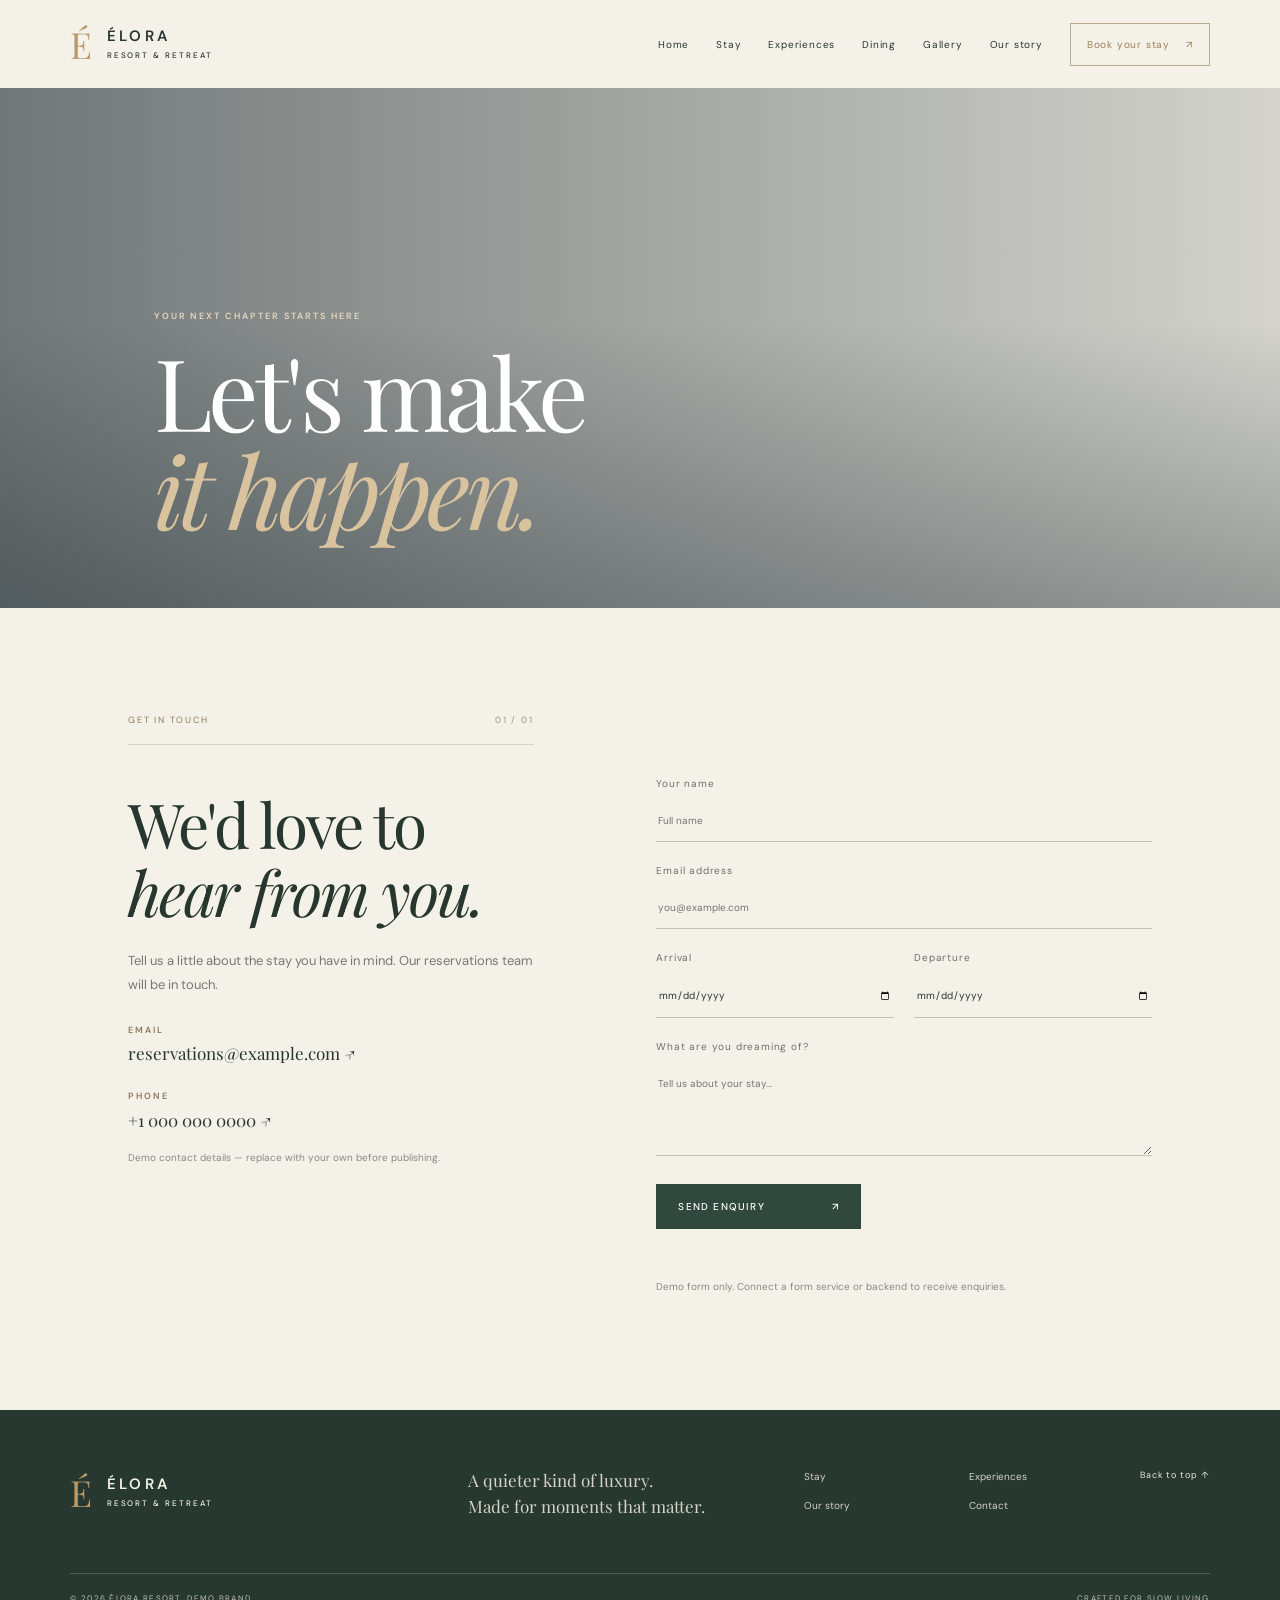
<file: contact.html>
<!doctype html>
<html lang="en">
<head>
  <meta charset="utf-8"><meta name="viewport" content="width=device-width, initial-scale=1">
  <meta name="description" content="Élora Resort — a quiet sanctuary shaped by nature, thoughtful design and slow living.">
  <meta name="theme-color" content="#f4f1e9"><title>Contact & Reservations — Élora Resort</title>
  <link rel="preconnect" href="https://fonts.googleapis.com"><link rel="preconnect" href="https://fonts.gstatic.com" crossorigin>
  <link href="https://fonts.googleapis.com/css2?family=DM+Sans:wght@400;500;600;700&family=Playfair+Display:ital,wght@0,400;0,500;0,600;1,400;1,500&display=swap" rel="stylesheet">
  <link rel="stylesheet" href="assets/style.css"><script defer src="assets/script.js"></script>
</head>
<body id="top" data-current-page="contact">
<header class="site-header">
  <a class="brand" href="index.html" aria-label="Élora Resort home"><span class="brand-mark">É</span><span class="brand-name">ÉLORA<small>RESORT & RETREAT</small></span></a>
  <button class="menu-toggle" type="button" aria-label="Open navigation" aria-expanded="false"><span></span><span></span></button>
  <nav class="main-nav" aria-label="Main navigation">
    <a href="index.html" data-page="home">Home</a><a href="rooms.html" data-page="stay">Stay</a><a href="experiences.html" data-page="experiences">Experiences</a><a href="dining.html" data-page="dining">Dining</a><a href="gallery.html" data-page="gallery">Gallery</a><a href="about.html" data-page="story">Our story</a><a class="nav-book" href="contact.html" data-page="contact">Book your stay <span>↗</span></a>
  </nav>
</header>
<main>
<section class="page-hero page-hero-contact"><div class="page-hero-overlay"></div><div class="page-hero-content"><p class="eyebrow light">YOUR NEXT CHAPTER STARTS HERE</p><h1>Let's make<br><em>it happen.</em></h1></div></section>
<section class="section-pad contact-layout"><div><div class="section-kicker">GET IN TOUCH <span>01 / 01</span></div><h2>We'd love to<br><em>hear from you.</em></h2><p class="muted">Tell us a little about the stay you have in mind. Our reservations team will be in touch.</p><div class="contact-detail"><span class="eyebrow">EMAIL</span><a href="mailto:reservations@example.com">reservations@example.com ↗</a></div><div class="contact-detail"><span class="eyebrow">PHONE</span><a href="tel:+10000000000">+1 000 000 0000 ↗</a></div><p class="tiny-note">Demo contact details — replace with your own before publishing.</p></div><form class="contact-form" id="contactForm"><label>Your name<input name="name" required placeholder="Full name"></label><label>Email address<input name="email" type="email" required placeholder="you@example.com"></label><div class="form-two"><label>Arrival<input name="arrival" type="date"></label><label>Departure<input name="departure" type="date"></label></div><label>What are you dreaming of?<textarea name="message" rows="4" placeholder="Tell us about your stay..."></textarea></label><button class="button button-dark" type="submit">Send enquiry <span>↗</span></button><p class="form-message" aria-live="polite"></p><p class="tiny-note">Demo form only. Connect a form service or backend to receive enquiries.</p></form></section>
</main>
<footer class="site-footer"><div class="footer-top"><a class="brand brand-footer" href="index.html"><span class="brand-mark">É</span><span class="brand-name">ÉLORA<small>RESORT & RETREAT</small></span></a><p class="footer-note">A quieter kind of luxury.<br>Made for moments that matter.</p><div class="footer-links"><a href="rooms.html">Stay</a><a href="experiences.html">Experiences</a><a href="about.html">Our story</a><a href="contact.html">Contact</a></div><a class="footer-social" href="#top">Back to top ↑</a></div><div class="footer-bottom"><span>© 2026 ÉLORA RESORT. DEMO BRAND.</span><span>CRAFTED FOR SLOW LIVING</span></div></footer>
</body></html>
</file>
<file: assets/style.css>
*{box-sizing:border-box}html{scroll-behavior:smooth}body{margin:0;background:#f4f1e9;color:#27362e;font:14px/1.7 "DM Sans",Arial,sans-serif}a{color:inherit;text-decoration:none}img{display:block;max-width:100%}:root{--ink:#27362e;--forest:#31483c;--ivory:#f4f1e9;--paper:#eae5db;--gold:#b99b6a;--muted:#777970;--serif:"Playfair Display",Georgia,serif}.site-header{height:88px;padding:0 5.5%;display:flex;align-items:center;justify-content:space-between;background:var(--ivory);position:relative;z-index:20}.brand{display:flex;align-items:center;gap:11px;font-size:15px;letter-spacing:.22em;font-weight:600;line-height:1.1}.brand-name small{display:block;font-size:8px;letter-spacing:.24em;font-weight:500;margin-top:6px}.brand-mark{font:400 36px var(--serif);color:var(--gold)}.main-nav{display:flex;align-items:center;gap:27px;font-size:10px;letter-spacing:.08em}.main-nav>a:hover,.main-nav>a.active{color:#9b8054}.nav-book{border:1px solid #b8aa91;padding:12px 16px}.nav-book span,.button span,.text-link span{margin-left:12px}.menu-toggle{display:none}.hero{height:min(760px,calc(100vh - 88px));min-height:590px;position:relative;color:white;display:flex;align-items:center;overflow:hidden}.hero-image,.hero-shade{position:absolute;inset:0}.hero-image{background:url("https://images.unsplash.com/photo-1571896349842-33c89424de2d?auto=format&fit=crop&w=2200&q=90") center 54%/cover}.hero-shade{background:linear-gradient(90deg,rgba(13,27,22,.62),rgba(13,27,22,.1) 72%),linear-gradient(0deg,rgba(13,27,22,.3),transparent 28%)}.hero-content{position:relative;margin-left:12%;max-width:560px;padding-bottom:30px}.eyebrow{font-size:9px;letter-spacing:.22em;color:#8c795b;font-weight:600}.eyebrow.light{color:#e4d7bf}.hero h1,.page-hero h1{font:400 clamp(65px,9vw,120px)/.98 var(--serif);letter-spacing:-.045em;margin:24px 0}.hero h1 em,.page-hero h1 em{color:#d9c39e}.hero-copy{max-width:340px;color:#eee9df;font-size:14px;margin:25px 0 32px}.button{display:inline-flex;align-items:center;justify-content:space-between;padding:16px 22px;min-width:205px;font:500 10px "DM Sans",sans-serif;letter-spacing:.12em;text-transform:uppercase;border:0;cursor:pointer}.button-light{background:var(--ivory);color:var(--ink)}.button-dark{background:var(--forest);color:white}.hero-foot{position:absolute;bottom:27px;left:5.5%;right:5.5%;display:flex;justify-content:space-between;font-size:8px;letter-spacing:.16em;color:#e2ddcf}.scroll-cue{position:absolute;right:5.5%;bottom:100px;writing-mode:vertical-rl;font-size:8px;letter-spacing:.18em;color:#e2ddcf}.section-pad{padding:105px 10%}.section-kicker{display:flex;justify-content:space-between;font-size:9px;letter-spacing:.2em;color:#8d795a;border-bottom:1px solid #d9d2c5;padding-bottom:16px}.section-kicker span{color:#99958a}.intro-grid{display:grid;grid-template-columns:1.1fr .9fr;gap:10%;align-items:start;padding-top:55px}.intro h2,.section-pad h2,.feature-panel h2,.closing-cta h2{font:400 clamp(38px,5vw,66px)/1.12 var(--serif);letter-spacing:-.035em;margin:0}.intro-grid>div{padding-top:5px}.lead{font:400 21px/1.5 var(--serif);color:var(--forest);margin:0 0 18px}.muted{color:var(--muted);font-size:13px;line-height:1.9}.text-link{display:inline-block;margin-top:17px;padding-bottom:7px;border-bottom:1px solid var(--gold);font-size:10px;letter-spacing:.1em;text-transform:uppercase}.feature{display:grid;grid-template-columns:1.1fr .9fr;min-height:590px;background:var(--paper)}.feature-photo{background:url("https://images.unsplash.com/photo-1600607687939-ce8a6c25118c?auto=format&fit=crop&w=1400&q=90") center/cover}.feature-panel{padding:100px 14%;align-self:center}.feature-panel h2{margin:20px 0}.feature-panel>p:not(.eyebrow){color:var(--muted);line-height:1.9}.experience-strip{padding-top:100px;padding-bottom:110px}.strip-head{display:flex;justify-content:space-between;align-items:end;padding:48px 0 38px}.strip-head h2{font:400 clamp(38px,5vw,64px)/1.1 var(--serif);margin:0}.strip-head .muted{max-width:260px}.three-cards{display:grid;grid-template-columns:repeat(3,1fr);gap:18px}.image-card{position:relative;min-height:390px;color:white;overflow:hidden}.image-card:after{content:"";position:absolute;inset:35% 0 0;background:linear-gradient(transparent,rgba(15,28,22,.68))}.image-card img{width:100%;height:390px;object-fit:cover;transition:transform .7s}.image-card:hover img{transform:scale(1.04)}.image-card span,.image-card strong{position:absolute;z-index:1;left:23px}.image-card span{bottom:67px;font-size:8px;letter-spacing:.17em}.image-card strong{bottom:28px;font:400 23px var(--serif)}.quote-band{background:var(--forest);color:white;text-align:center;padding:105px 20px}.quote-band blockquote{font:400 clamp(34px,5vw,62px)/1.2 var(--serif);margin:25px 0 34px}.quote-band blockquote em{color:#d6c29f}.quote-band>span{font-size:8px;letter-spacing:.2em;color:#d0c8b8}.closing-cta{text-align:center;padding-top:100px;padding-bottom:115px}.closing-cta h2{margin:18px 0 32px}.site-footer{background:#26382f;color:#eee9df;padding:58px 5.5% 20px}.footer-top{display:grid;grid-template-columns:1.2fr 1fr 1fr auto;gap:30px;align-items:start;padding-bottom:54px}.brand-footer{color:#f4f1e9}.footer-note{font:400 17px/1.5 var(--serif);margin:0;color:#d7d2c7}.footer-links{display:grid;grid-template-columns:1fr 1fr;gap:12px 25px;font-size:10px;color:#d7d2c7}.footer-social{font-size:9px;letter-spacing:.1em}.footer-bottom{border-top:1px solid #ffffff2e;padding-top:18px;display:flex;justify-content:space-between;font-size:8px;letter-spacing:.16em;color:#c0c1b8}.page-hero{height:520px;position:relative;display:flex;align-items:end;color:white;background-size:cover;background-position:center}.page-hero-overlay{position:absolute;inset:0;background:linear-gradient(90deg,#111f2594,#111f2524),linear-gradient(0deg,#111f2552,transparent 55%)}.page-hero-content{position:relative;padding:0 0 70px 12%}.page-hero h1{font-size:clamp(60px,8vw,100px);margin:18px 0 0}.page-hero-rooms{background-image:url("https://images.unsplash.com/photo-1600607687939-ce8a6c25118c?auto=format&fit=crop&w=2200&q=85")}.page-hero-experience{background-image:url("https://images.unsplash.com/photo-1470770841072-f978cf4d019e?auto=format&fit=crop&w=2200&q=85")}.page-hero-dining{background-image:url("https://images.unsplash.com/photo-1414235077428-338989a2e8c0?auto=format&fit=crop&w=2200&q=85")}.page-hero-gallery{background-image:url("https://images.unsplash.com/photo-1571896349842-33c89424de2d?auto=format&fit=crop&w=2200&q=85")}.page-hero-about{background-image:url("https://images.unsplash.com/photo-1445019980597-93fa8acb246c?auto=format&fit=crop&w=2200&q=85")}.page-hero-contact{background-image:url("https://images.unsplash.com/photo-1518837695005-2083093ee35b?auto=format&fit=crop&w=2200&q=85")}.room-list{margin-top:65px}.room-row{display:grid;grid-template-columns:1.05fr .95fr;gap:8%;align-items:center;padding:36px 0;border-top:1px solid #d9d2c5}.room-row:last-child{border-bottom:1px solid #d9d2c5}.room-row img{width:100%;height:390px;object-fit:cover}.room-row h2,.dining-feature h2{font:400 clamp(34px,4vw,52px)/1.15 var(--serif);margin:15px 0}.room-row ul{display:flex;flex-wrap:wrap;gap:10px 22px;padding:0;margin:22px 0;list-style:none;color:#6e756c;font-size:11px}.room-row li:before{content:"✳";color:var(--gold);margin-right:8px}.experience-grid{display:grid;grid-template-columns:repeat(2,1fr);gap:55px 24px;margin-top:68px}.experience-grid img{width:100%;height:330px;object-fit:cover;margin-bottom:25px}.experience-grid h3,.values-grid h3{font:400 29px var(--serif);margin:6px 0}.dining-feature{display:grid;grid-template-columns:1.15fr .85fr;gap:9%;align-items:center;margin-top:65px}.dining-feature img{width:100%;height:470px;object-fit:cover}.dining-feature>div{padding-right:6%}.gallery-grid{display:grid;grid-template-columns:repeat(3,1fr);gap:14px}.gallery-grid img{height:310px;width:100%;object-fit:cover;cursor:zoom-in;transition:opacity .2s}.gallery-grid img:hover{opacity:.83}.tiny-note{font-size:10px;color:#898a82;margin-top:18px}.lightbox{display:none;position:fixed;inset:0;background:#101814f2;z-index:100;align-items:center;justify-content:center;padding:5vw}.lightbox.is-open{display:flex}.lightbox img{max-width:90vw;max-height:85vh;object-fit:contain}.lightbox-close{position:absolute;right:28px;top:16px;color:white;background:none;border:0;font-size:40px;cursor:pointer}.about-image{margin-top:70px}.about-image img{width:100%;height:510px;object-fit:cover}.values-grid{display:grid;grid-template-columns:repeat(3,1fr);gap:45px;margin-top:80px;padding-top:45px;border-top:1px solid #d9d2c5}.contact-layout{display:grid;grid-template-columns:.9fr 1.1fr;gap:12%;align-items:start}.contact-layout h2{font:400 clamp(38px,5vw,62px)/1.1 var(--serif);margin:45px 0 22px}.contact-detail{display:grid;gap:4px;margin-top:25px}.contact-detail a{font:400 17px var(--serif)}.contact-form{padding-top:62px}.contact-form label{display:block;font-size:10px;letter-spacing:.08em;color:#6d7168;margin-bottom:20px}.contact-form input,.contact-form textarea{display:block;width:100%;margin-top:8px;background:transparent;border:0;border-bottom:1px solid #c9c2b4;padding:12px 2px;color:var(--ink);font:13px var(--sans);border-radius:0;outline:none}.contact-form input:focus,.contact-form textarea:focus{border-color:var(--gold)}.contact-form textarea{resize:vertical}.form-two{display:grid;grid-template-columns:1fr 1fr;gap:20px}.form-message{font-size:11px;color:var(--forest);min-height:20px}.contact-form .button{margin-top:8px}@media(max-width:1000px){.main-nav{gap:15px}.section-pad{padding-left:7%;padding-right:7%}.footer-top{grid-template-columns:1fr 1fr}.footer-social{grid-column:2}.page-hero-content{padding-left:8%}}@media(max-width:760px){.site-header{height:74px;padding:0 6%}.brand{gap:8px;font-size:13px}.brand-mark{font-size:31px}.brand-name small{font-size:7px}.menu-toggle{display:flex;width:40px;height:40px;border:0;background:transparent;flex-direction:column;justify-content:center;gap:6px;padding:8px;z-index:30}.menu-toggle span{height:1px;width:23px;background:var(--ink);display:block;transition:transform .2s}.menu-toggle[aria-expanded=true] span:first-child{transform:translateY(3.5px) rotate(45deg)}.menu-toggle[aria-expanded=true] span:last-child{transform:translateY(-3.5px) rotate(-45deg)}.main-nav{position:absolute;top:74px;left:0;right:0;background:var(--ivory);padding:15px 7% 28px;display:none;flex-direction:column;align-items:stretch;gap:0;border-top:1px solid #e2ddd3;box-shadow:0 12px 24px #141e180f}.main-nav.is-open{display:flex}.main-nav>a{padding:14px 0;border-bottom:1px solid #e2ddd3;font-size:11px}.main-nav .nav-book{border:0;padding:15px 0}.hero{height:calc(86vh - 74px);min-height:560px}.hero-content{margin-left:8%;margin-right:8%;padding-bottom:15px}.hero h1{font-size:clamp(62px,17vw,92px)}.hero-copy{max-width:290px;font-size:13px}.hero-foot{left:7%;right:7%;font-size:7px}.hero-foot span:last-child{display:none}.scroll-cue{right:7%;bottom:95px}.section-pad{padding:72px 7%}.intro-grid{grid-template-columns:1fr;gap:25px;padding-top:35px}.intro h2,.section-pad h2,.feature-panel h2,.closing-cta h2{font-size:clamp(38px,11vw,54px)}.lead{font-size:19px}.feature{grid-template-columns:1fr}.feature-photo{min-height:360px}.feature-panel{padding:65px 8% 75px}.strip-head{display:block;padding:35px 0 25px}.strip-head .muted{margin-top:18px}.three-cards{grid-template-columns:1fr;gap:14px}.image-card,.image-card img{height:350px;min-height:350px}.quote-band{padding:78px 8%}.quote-band blockquote{font-size:36px}.closing-cta{padding-top:75px;padding-bottom:85px}.site-footer{padding:45px 7% 18px}.footer-top{grid-template-columns:1fr 1fr;gap:27px}.footer-note{font-size:15px}.footer-links{grid-column:1;grid-row:2}.footer-social{grid-column:2;grid-row:2;align-self:end}.footer-bottom{font-size:7px;gap:14px}.footer-bottom span:last-child{text-align:right}.page-hero{height:430px}.page-hero-content{padding:0 7% 55px}.page-hero h1{font-size:clamp(60px,15vw,88px)}.room-row{grid-template-columns:1fr;gap:24px;padding:28px 0}.room-row img{height:300px}.experience-grid{grid-template-columns:1fr;gap:38px;margin-top:45px}.experience-grid img{height:290px}.dining-feature{grid-template-columns:1fr;gap:30px;margin-top:45px}.dining-feature img{height:320px}.dining-feature>div{padding:0}.gallery-grid{grid-template-columns:repeat(2,1fr);gap:9px}.gallery-grid img{height:210px}.about-image img{height:320px}.values-grid{grid-template-columns:1fr;gap:25px;margin-top:55px;padding-top:35px}.contact-layout{grid-template-columns:1fr;gap:25px}.contact-layout h2{margin-top:35px}.contact-form{padding-top:10px}.form-two{gap:12px}}@media(max-width:380px){.gallery-grid{grid-template-columns:1fr}.gallery-grid img{height:250px}.footer-top{grid-template-columns:1fr}.footer-links,.footer-social{grid-column:1;grid-row:auto}.hero-foot{font-size:6px}}
</file>
